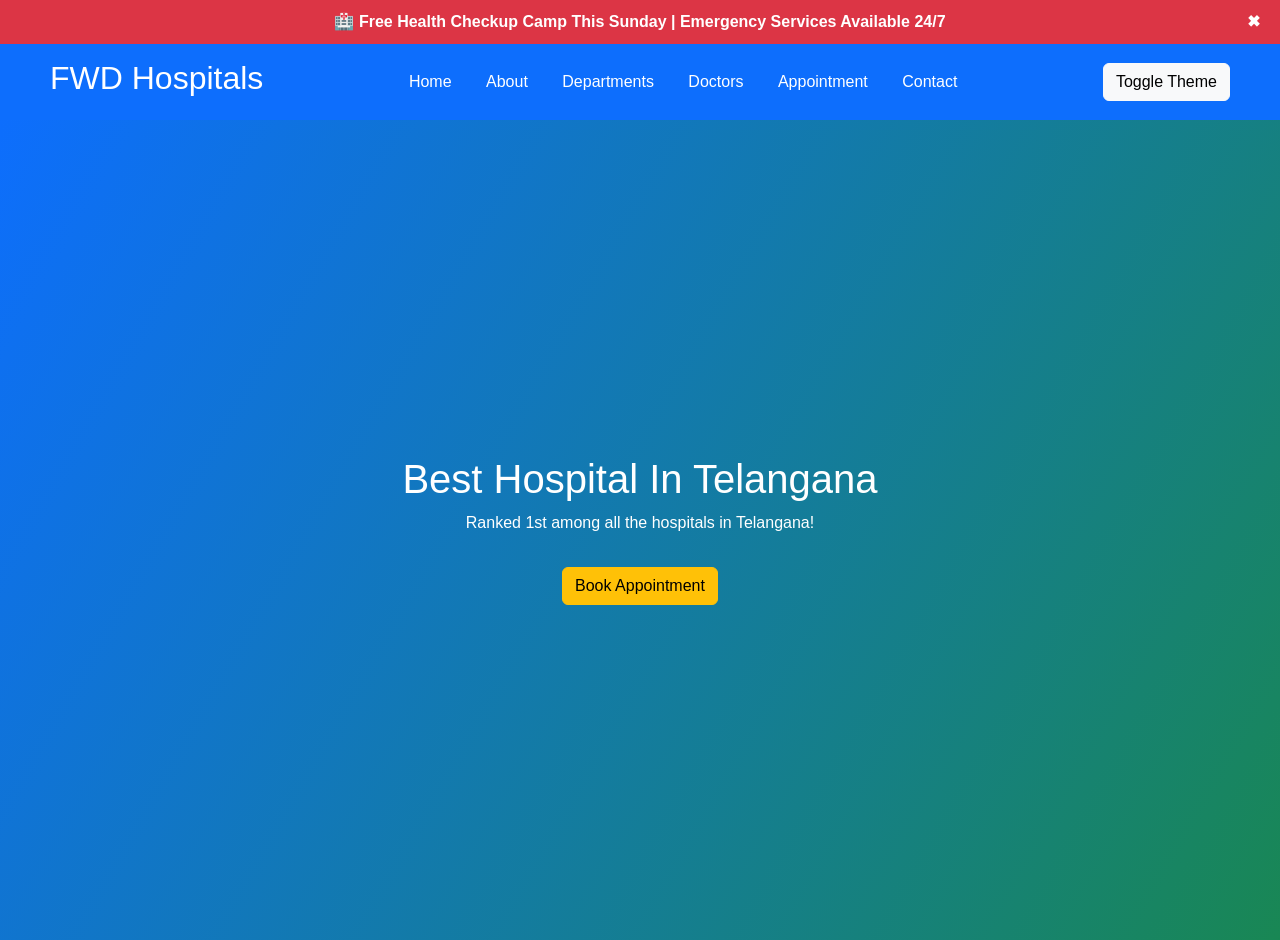
<file: index.html>
<!DOCTYPE html>
<html>
<head>
<title>FWD Hospitals</title>

<link href="https://cdn.jsdelivr.net/npm/bootstrap@5.3.2/dist/css/bootstrap.min.css" rel="stylesheet">
<link rel="stylesheet" href="mains.css">
<link rel="icon" href="ChatGPT Image Jan 9, 2026, 09_51_16 AM.png" type="image/png">

</head>
<body>
    <div id="notification" class="notification">
    🏥 Free Health Checkup Camp This Sunday | Emergency Services Available 24/7
    <span onclick="closeBanner()" class="close-btn">✖</span>
</div>

<header>
    <h2>FWD Hospitals</h2>
    <nav>
        <a href="index.html">Home</a>
        <a href="about.html">About</a>
        <a href="dept.html">Departments</a>
        <a href="doctors.html">Doctors</a>
        <a href="appoint.html">Appointment</a>
        <a href="contact.html">Contact</a>
    </nav>
    <button onclick="toggleTheme()" class="btn btn-light">Toggle Theme</button>
</header>

<section class="hero">
    <div>
        <h1>Best Hospital In Telangana</h1>
        <p>Ranked 1st among all the hospitals in Telangana!</p>
        <a href="appoint.html" class="btn btn-warning mt-3">Book Appointment</a>
    </div>
</section>

<script src="scr.js"></script>
</body>
</html>
</file>
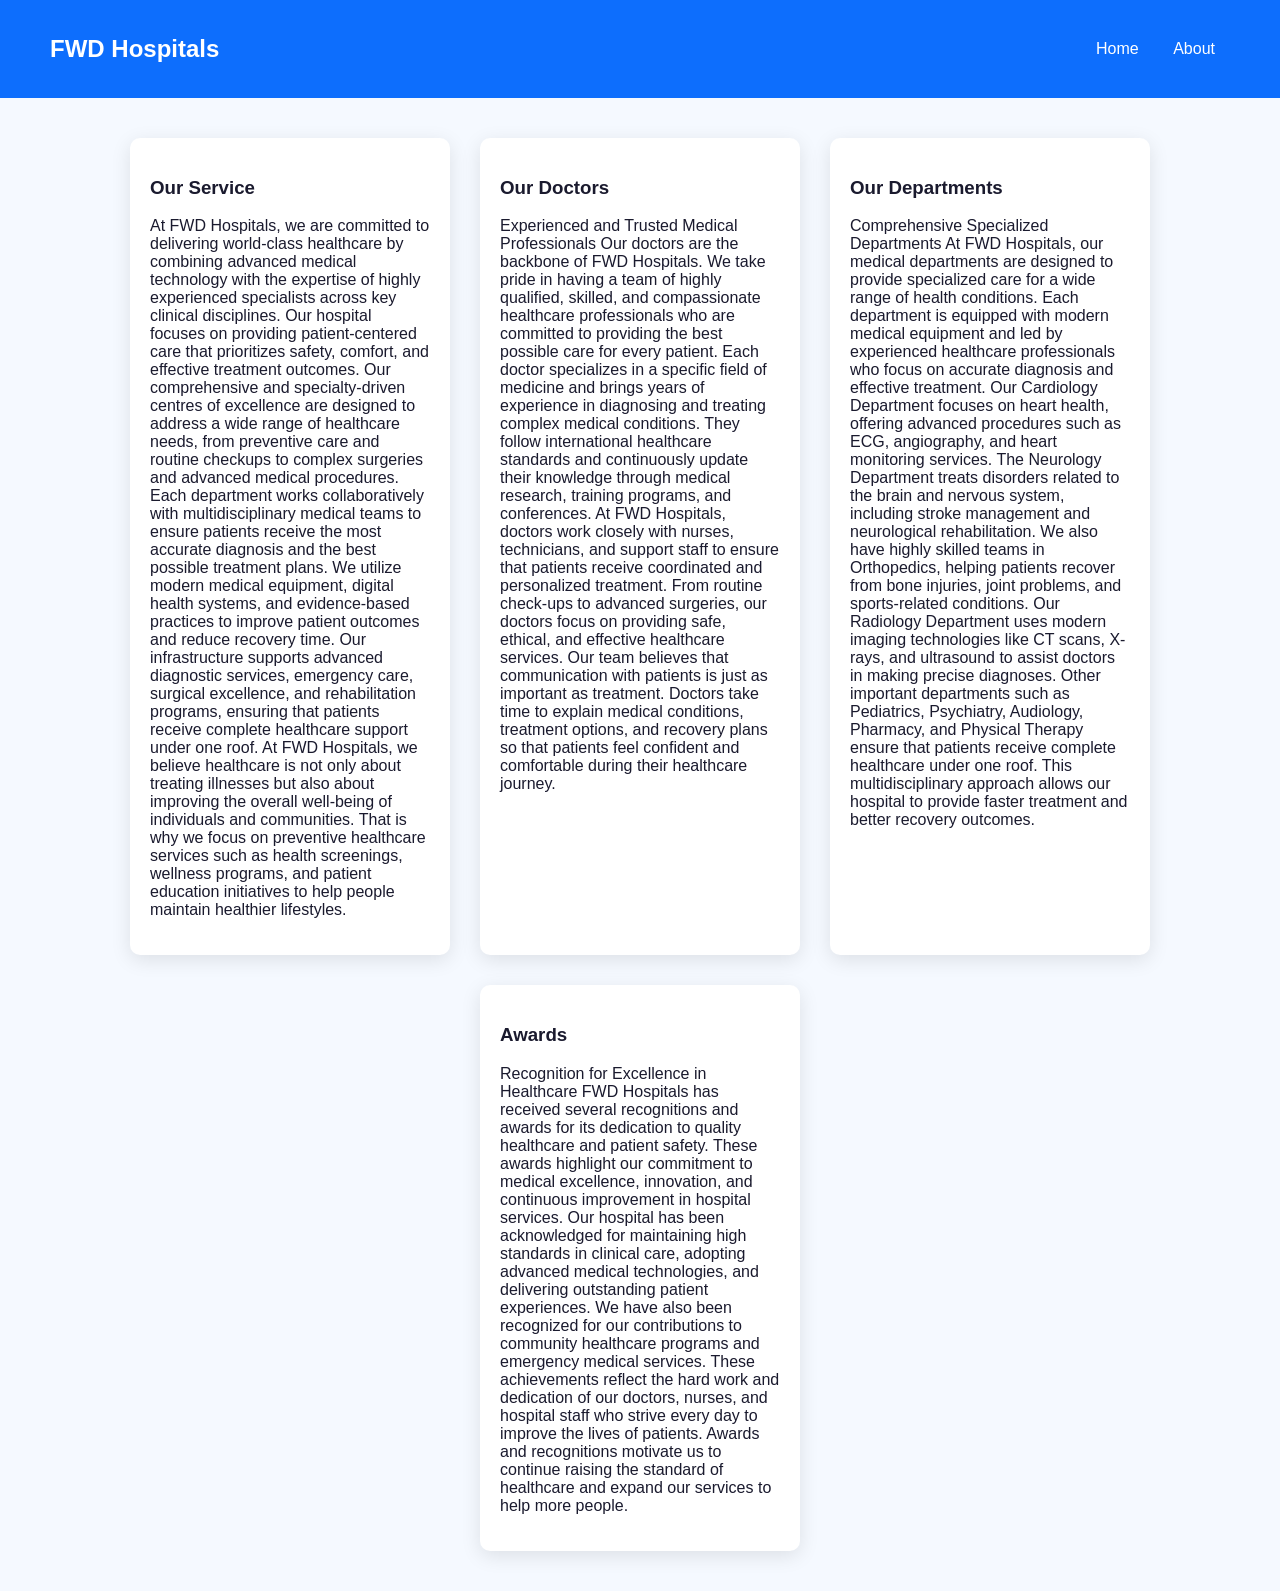
<file: about.html>
<!DOCTYPE html>
<html>
<head>
<title>About - FWD Hospitals</title>
<link rel="stylesheet" href="mains.css">
</head>
<body>

<header>
<h2>FWD Hospitals</h2>
<nav>
<a href="index.html">Home</a>
<a href="about.html">About</a>
</nav>
</header>

<section class="card-container">
<div class="card">
<h3>Our Service
    
</h3>
<p>At FWD Hospitals, we are committed to delivering world-class healthcare by combining advanced medical technology with the expertise of highly experienced specialists across key clinical disciplines. Our hospital focuses on providing patient-centered care that prioritizes safety, comfort, and effective treatment outcomes.

Our comprehensive and specialty-driven centres of excellence are designed to address a wide range of healthcare needs, from preventive care and routine checkups to complex surgeries and advanced medical procedures. Each department works collaboratively with multidisciplinary medical teams to ensure patients receive the most accurate diagnosis and the best possible treatment plans.

We utilize modern medical equipment, digital health systems, and evidence-based practices to improve patient outcomes and reduce recovery time. Our infrastructure supports advanced diagnostic services, emergency care, surgical excellence, and rehabilitation programs, ensuring that patients receive complete healthcare support under one roof.

At FWD Hospitals, we believe healthcare is not only about treating illnesses but also about improving the overall well-being of individuals and communities. That is why we focus on preventive healthcare services such as health screenings, wellness programs, and patient education initiatives to help people maintain healthier lifestyles.</p>
</div>


<div class="card">
<h3>Our Doctors</h3>
<p>Experienced and Trusted Medical Professionals

Our doctors are the backbone of FWD Hospitals. We take pride in having a team of highly qualified, skilled, and compassionate healthcare professionals who are committed to providing the best possible care for every patient.

Each doctor specializes in a specific field of medicine and brings years of experience in diagnosing and treating complex medical conditions. They follow international healthcare standards and continuously update their knowledge through medical research, training programs, and conferences.

At FWD Hospitals, doctors work closely with nurses, technicians, and support staff to ensure that patients receive coordinated and personalized treatment. From routine check-ups to advanced surgeries, our doctors focus on providing safe, ethical, and effective healthcare services.

Our team believes that communication with patients is just as important as treatment. Doctors take time to explain medical conditions, treatment options, and recovery plans so that patients feel confident and comfortable during their healthcare journey.</p>

</div>

<div class="card">
    <h3>Our Departments</h3>
    <p>Comprehensive Specialized Departments

At FWD Hospitals, our medical departments are designed to provide specialized care for a wide range of health conditions. Each department is equipped with modern medical equipment and led by experienced healthcare professionals who focus on accurate diagnosis and effective treatment.

Our Cardiology Department focuses on heart health, offering advanced procedures such as ECG, angiography, and heart monitoring services. The Neurology Department treats disorders related to the brain and nervous system, including stroke management and neurological rehabilitation.

We also have highly skilled teams in Orthopedics, helping patients recover from bone injuries, joint problems, and sports-related conditions. Our Radiology Department uses modern imaging technologies like CT scans, X-rays, and ultrasound to assist doctors in making precise diagnoses.

Other important departments such as Pediatrics, Psychiatry, Audiology, Pharmacy, and Physical Therapy ensure that patients receive complete healthcare under one roof. This multidisciplinary approach allows our hospital to provide faster treatment and better recovery outcomes.</p>
</div>

<div class="card">
    <h3>Awards</h3>
    <p>Recognition for Excellence in Healthcare

FWD Hospitals has received several recognitions and awards for its dedication to quality healthcare and patient safety. These awards highlight our commitment to medical excellence, innovation, and continuous improvement in hospital services.

Our hospital has been acknowledged for maintaining high standards in clinical care, adopting advanced medical technologies, and delivering outstanding patient experiences. We have also been recognized for our contributions to community healthcare programs and emergency medical services.

These achievements reflect the hard work and dedication of our doctors, nurses, and hospital staff who strive every day to improve the lives of patients. Awards and recognitions motivate us to continue raising the standard of healthcare and expand our services to help more people.</p>
</div>
</section>

</body>
</html>
</file>
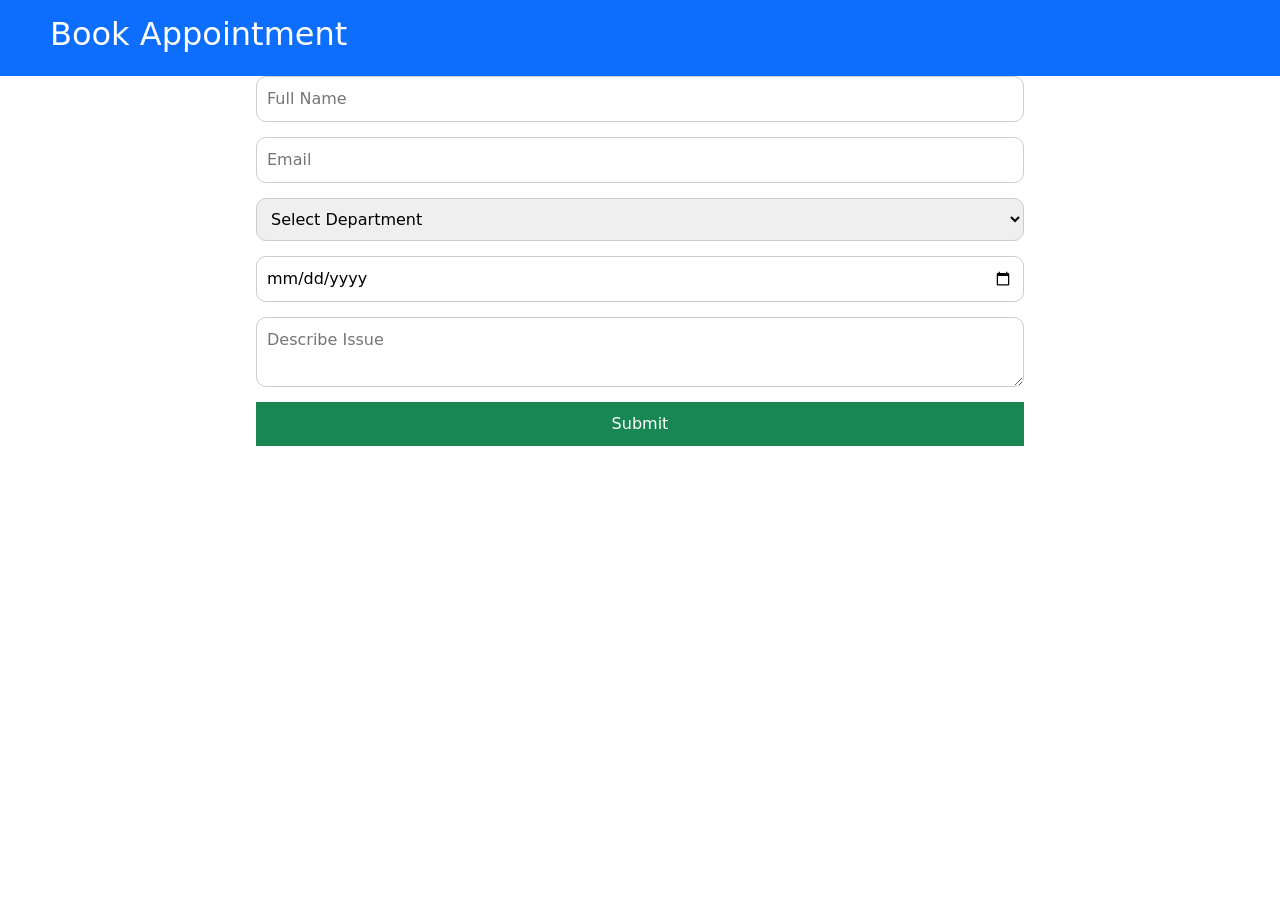
<file: appoint.html>
<!DOCTYPE html>
<html>
<head>
<title>Book Appointment</title>
<link rel="stylesheet" href="mains.css">
<link href="https://cdn.jsdelivr.net/npm/bootstrap@5.3.2/dist/css/bootstrap.min.css" rel="stylesheet">
</head>
<body>

<header>
<h2>Book Appointment</h2>
</header>

<form id = "appointmentForm">
<input type="text" placeholder="Full Name" required>
<input type="email" placeholder="Email" required>

<select>
<option>Select Department</option>
<option>Cardiology</option>
<option>Neurology</option>
<option>Radiology</option>
<option>Pediatrics</option>
<option>Pharmacy</option>
<option>Dental care</option>
<option>Pyschiatry</option>
<option>Physical Therapy</option>
<option>Orthopedics</option>
</select>

<input type="date">

<textarea placeholder="Describe Issue"></textarea>

<button class="btn-custom">Submit</button>
</form>
</body>
</html>
</file>
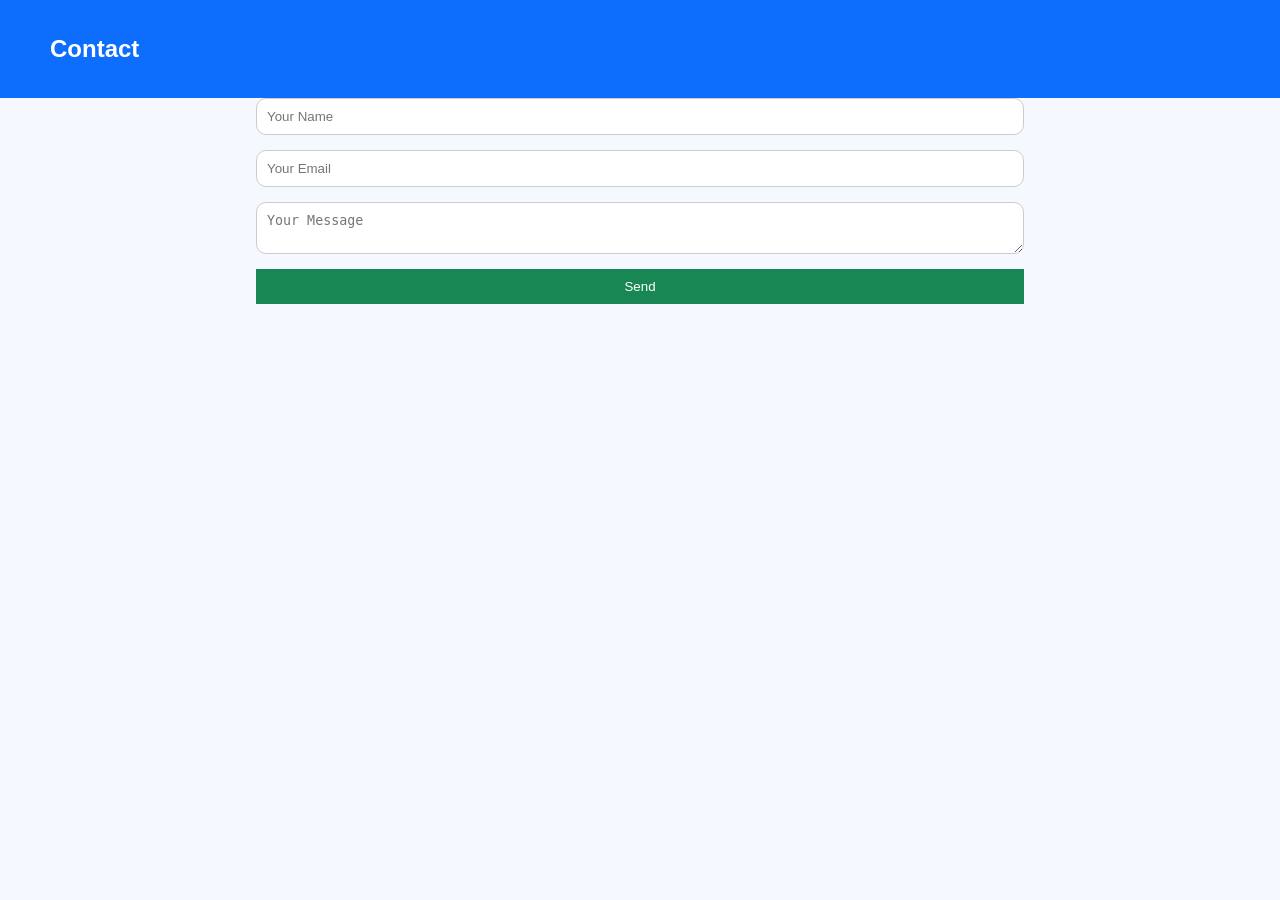
<file: contact.html>
<!DOCTYPE html>
<html>
<head>
<title>Contact Us</title>
<link rel="stylesheet" href="mains.css">
</head>
<body>

<header>
<h2>Contact</h2>
</header>

<form>
<input type="text" placeholder="Your Name">
<input type="email" placeholder="Your Email">
<textarea placeholder="Your Message"></textarea>
<button class="btn-custom">Send</button>
</form>

</body>
</html>
</file>
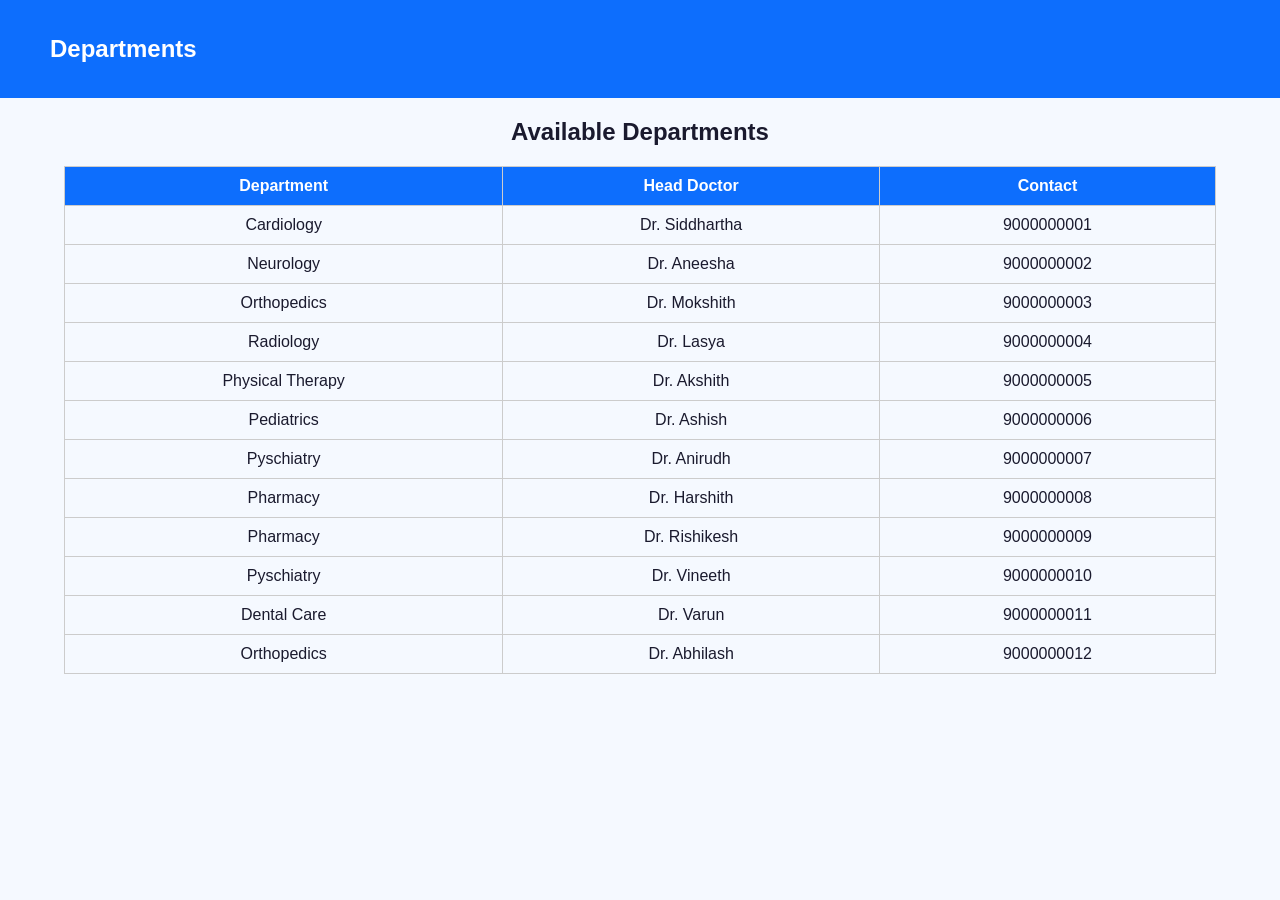
<file: dept.html>
<!DOCTYPE html>
<html>
<head>
<title>Departments</title>
<link rel="stylesheet" href="mains.css">
</head>
<body>

<header>
<h2>Departments</h2>
</header>

<h2 style="text-align:center">Available Departments</h2>

<table>
<tr>
<th>Department</th>
<th>Head Doctor</th>
<th>Contact</th>
</tr>

<tr>
<td>Cardiology</td>
<td>Dr. Siddhartha</td>
<td>9000000001</td>
</tr>

<tr>
<td>Neurology</td>
<td>Dr. Aneesha</td>
<td>9000000002</td>
</tr>

<tr>
<td>Orthopedics</td>
<td>Dr. Mokshith</td>
<td>9000000003</td>
</tr>

<tr>
<td>Radiology</td>
<td>Dr. Lasya</td>
<td>9000000004</td>
</tr>

<tr>
<td>Physical Therapy</td>
<td>Dr. Akshith</td>
<td>9000000005</td>
</tr>

<tr>
<td>Pediatrics</td>
<td>Dr. Ashish</td>
<td>9000000006</td>
</tr>

<tr>
<td>Pyschiatry</td>
<td>Dr. Anirudh</td>
<td>9000000007</td>
</tr>

<tr>
<td>Pharmacy</td>
<td>Dr. Harshith</td>
<td>9000000008</td>
</tr>

<tr>
<td>Pharmacy</td>
<td>Dr. Rishikesh</td>
<td>9000000009</td>
</tr>

<tr>
<td>Pyschiatry</td>
<td>Dr. Vineeth</td>
<td>9000000010</td>
</tr>

<tr>
<td>Dental Care</td>
<td>Dr. Varun</td>
<td>9000000011</td>
</tr>

<tr>
<td>Orthopedics</td>
<td>Dr. Abhilash</td>
<td>9000000012</td>
</tr>



</table>

</body>
</html>
</file>
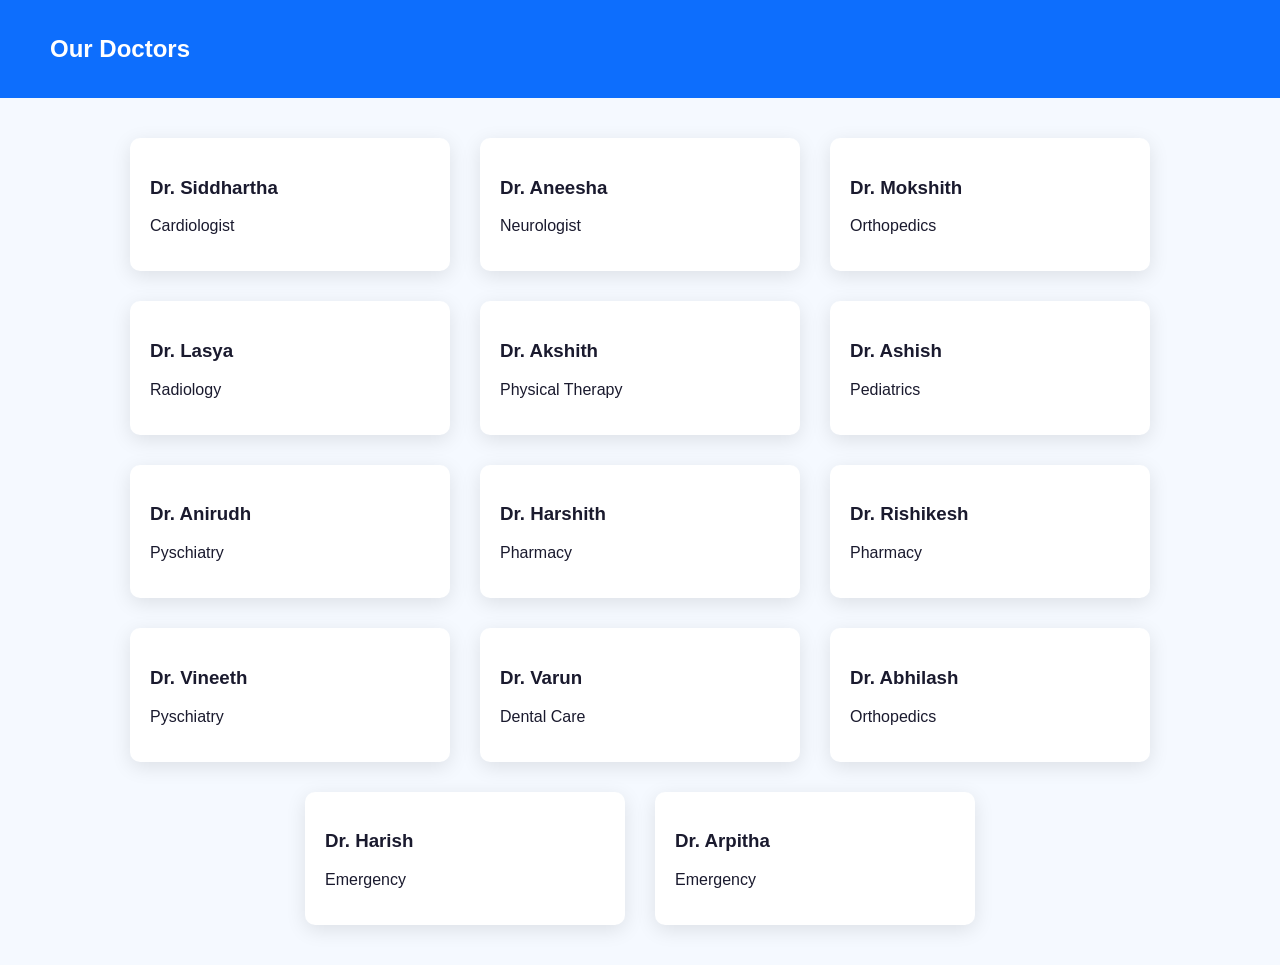
<file: doctors.html>
<!DOCTYPE html>
<html>
<head>
<title>Doctors</title>
<link rel="stylesheet" href="mains.css">
</head>
<body>

<header>
<h2>Our Doctors</h2>
</header>

<section class="card-container">

<div class="card">
<h3>Dr. Siddhartha</h3>
<p>Cardiologist</p>
</div>

<div class="card">
<h3>Dr. Aneesha</h3>
<p>Neurologist</p>
</div>

<div class="card">
<h3>Dr. Mokshith</h3>
<p>Orthopedics</p>
</div>

<div class="card">
<h3>Dr. Lasya</h3>
<p>Radiology</p>
</div>

<div class="card">
<h3>Dr. Akshith</h3>
<p>Physical Therapy</p>
</div>

<div class="card">
<h3>Dr. Ashish</h3>
<p>Pediatrics</p>
</div>

<div class="card">
<h3>Dr. Anirudh </h3>
<p>Pyschiatry</p>
</div>

<div class="card">
<h3>Dr. Harshith</h3>
<p>Pharmacy</p>
</div>

<div class="card">
<h3>Dr. Rishikesh</h3>
<p>Pharmacy</p>
</div>

<div class="card">
<h3>Dr. Vineeth</h3>
<p>Pyschiatry</p>
</div>

<div class="card">
<h3>Dr. Varun</h3>
<p>Dental Care</p>
</div>

<div class="card">
<h3>Dr. Abhilash</h3>
<p>Orthopedics</p>
</div>

<div class="card">
<h3>Dr. Harish</h3>
<p>Emergency</p>
</div>

<div class="card">
<h3>Dr. Arpitha</h3>
<p>Emergency</p>
</div>



</section>

</body>
</html>
</file>
<file: mains.css>
:root {
    --primary: #0d6efd;
    --secondary: #198754;
    --dark: #1a1a2e;
    --light: #f5f9ff;
    --danger: #dc3545;
    --radius: 10px;
}

.dark-theme {
    --primary: #222831;
    --light: #121212;
    --dark: #eeeeee;
}


body {
    margin: 0;
    font-family:Verdana, Geneva, Tahoma, sans-serif;
    background: var(--light);
    color: var(--dark);
    transition: 0.3s;
}

header {
    display: flex;
    justify-content: space-between;
    align-items: center;
    padding: 15px 50px;
    background: var(--primary);
    color: white;
}

nav a {
    color: white;
    margin: 0 15px;
    text-decoration: none;
    position: relative;
}

nav a::after {
    content: "";
    position: absolute;
    width: 0%;
    height: 3px;
    bottom: -5px;
    left: 0;
    background: yellow;
    transition: 0.3s;
}


nav a:hover::after {
    width: 100%;
}

.hero {
    display: grid;
    place-items: center;
    height: calc(100vh - 80px);
    background: linear-gradient(120deg,var(--primary),var(--secondary));
    color: white;
    text-align: center;
}

/* ANIMATION */
@keyframes fadeIn {
    from {opacity: 0; transform: translateY(20px);}
    to {opacity: 1; transform: translateY(0);}
}

.hero h1 {
    animation: fadeIn 1.5s ease-in-out;
}


.card-container {
    display: flex;
    justify-content: center;
    gap: 30px;
    padding: 40px;
    flex-wrap: wrap;
}

.card {
    width: 280px;
    padding: 20px;
    border-radius: var(--radius);
    background: white;
    box-shadow: 0 5px 20px rgba(0,0,0,0.1);
    transition: 0.3s;
}

.card:hover {
    transform: translateY(-10px);
}


table {
    width: 90%;
    margin: auto;
    border-collapse: collapse;
}

table th, table td {
    border: 1px solid #ccc;
    padding: 10px;
    text-align: center;
}

table th {
    background: var(--primary);
    color: white;
}

form {
    width: 60%;
    margin: auto;
    display: grid;
    gap: 15px;
}



input, select, textarea {
    padding: 10px;
    border-radius: var(--radius);
    border: 1px solid #ccc;
}


input:focus {
    border: 2px solid var(--primary);
}



.btn-custom {
    background: var(--secondary);
    color: white;
    border: none;
    padding: 10px;
    cursor: pointer;
    transition: 0.3s;
}

.btn-custom:hover {
    background: var(--primary);
}


@media(max-width:768px){
    header {
        flex-direction: column;
    }

    form {
        width: 90%;
    }
}

.notification{
    background: var(--danger);
    color: white;
    text-align: center;
    padding: 10px;
    font-weight: bold;
    position: relative;
}

.close-btn{
    position: absolute;
    right: 20px;
    cursor: pointer;
}
</file>
